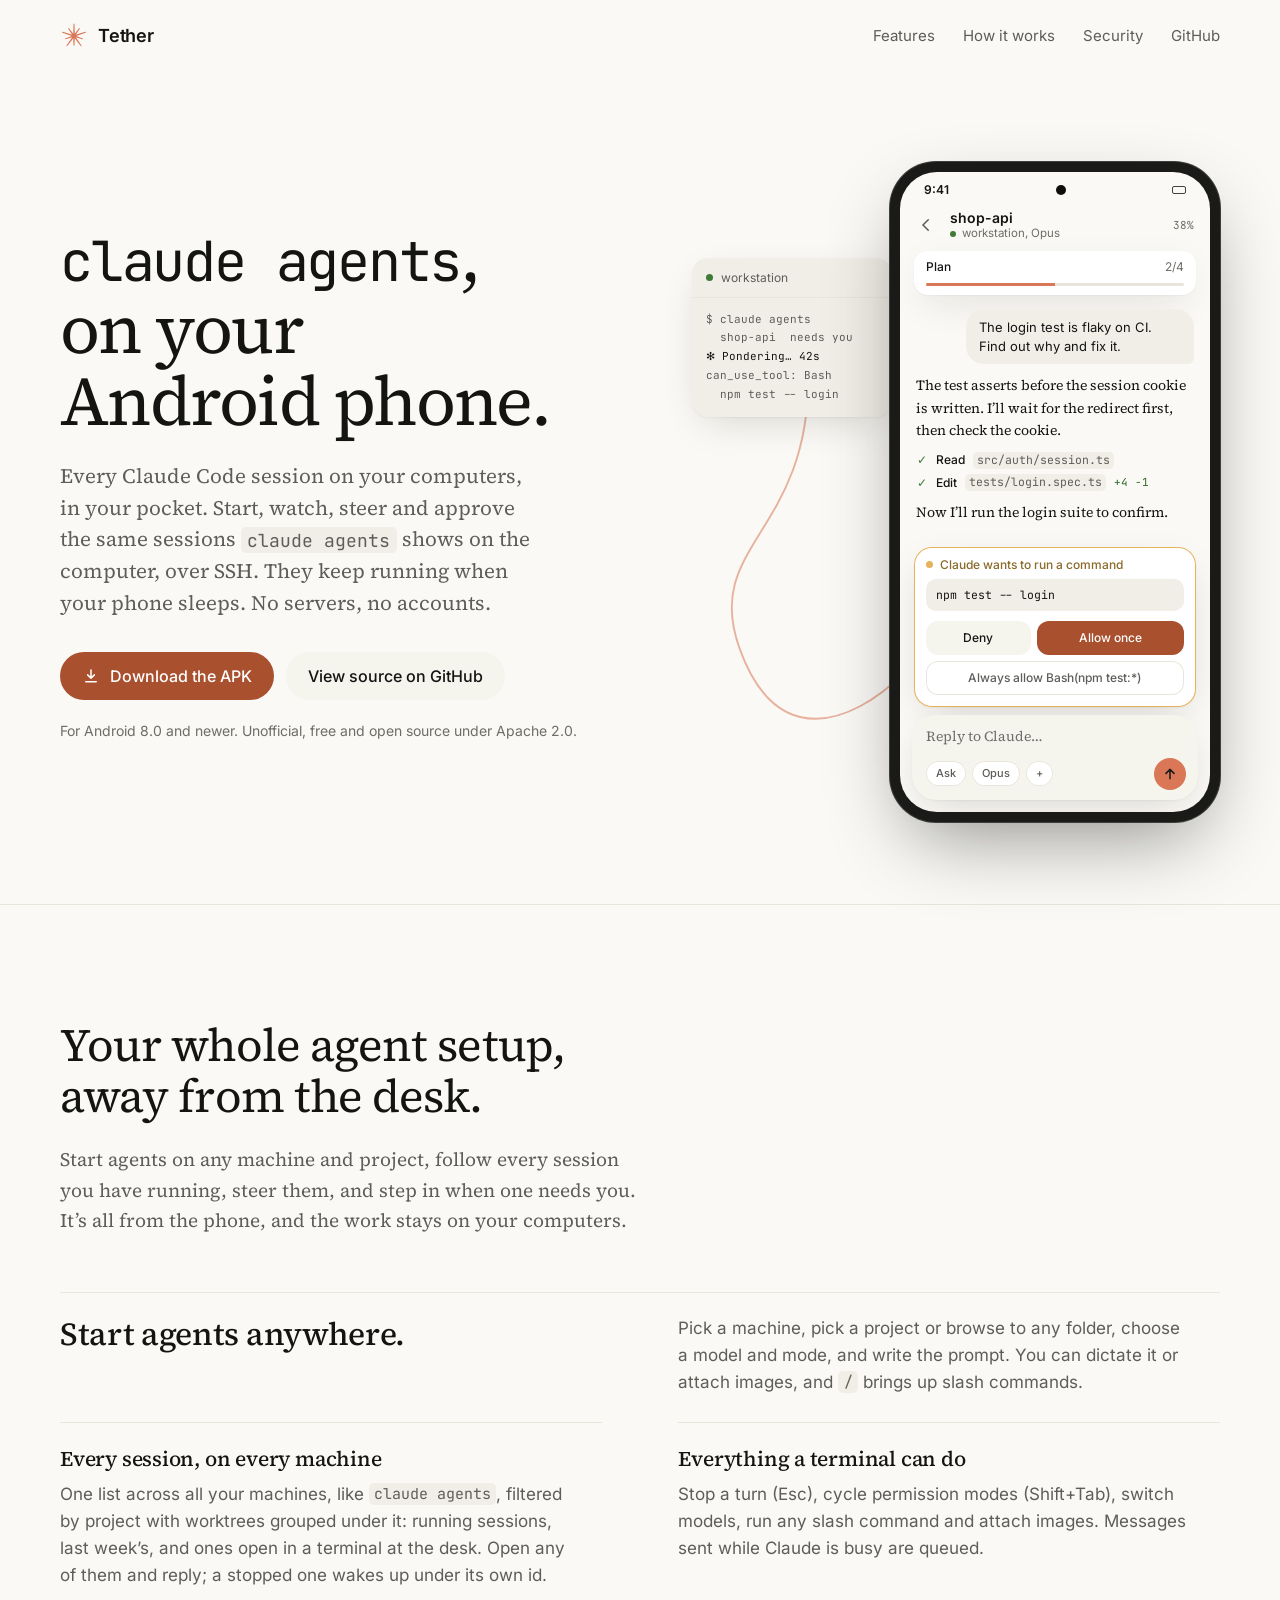
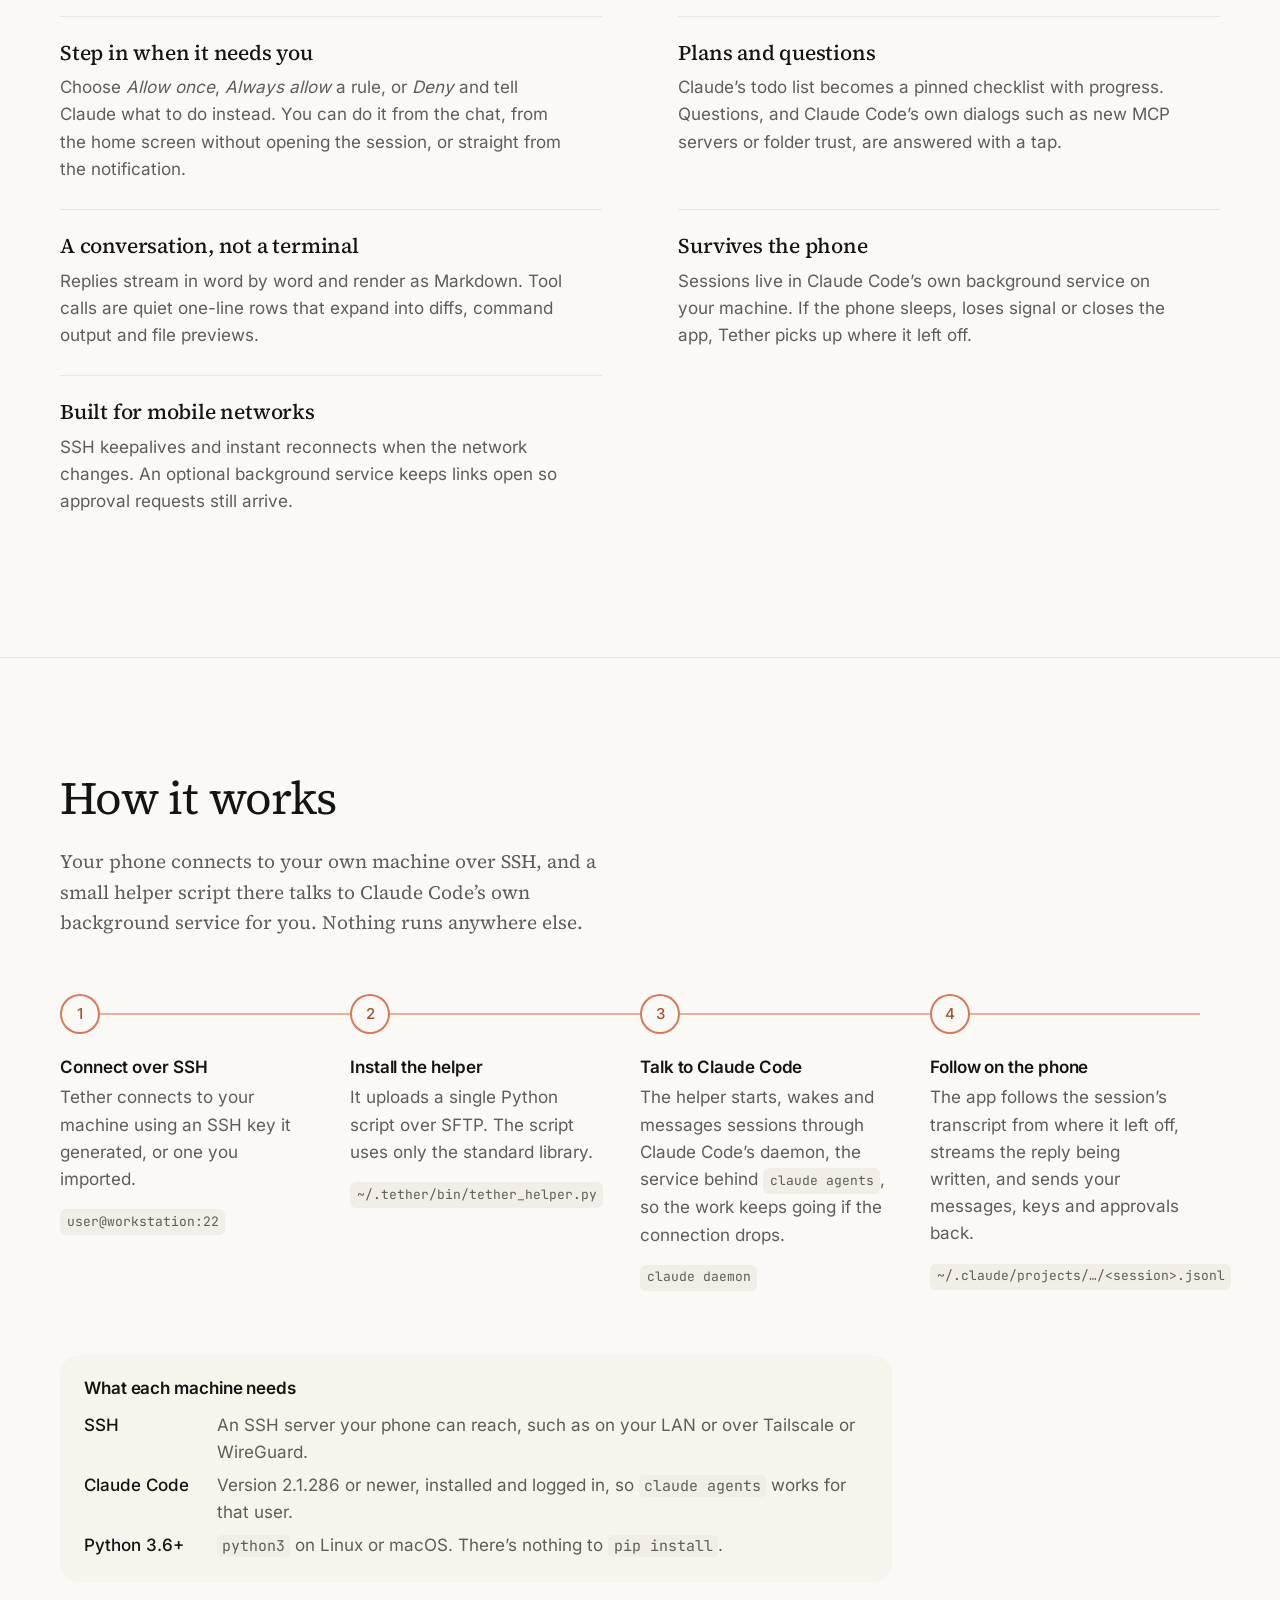
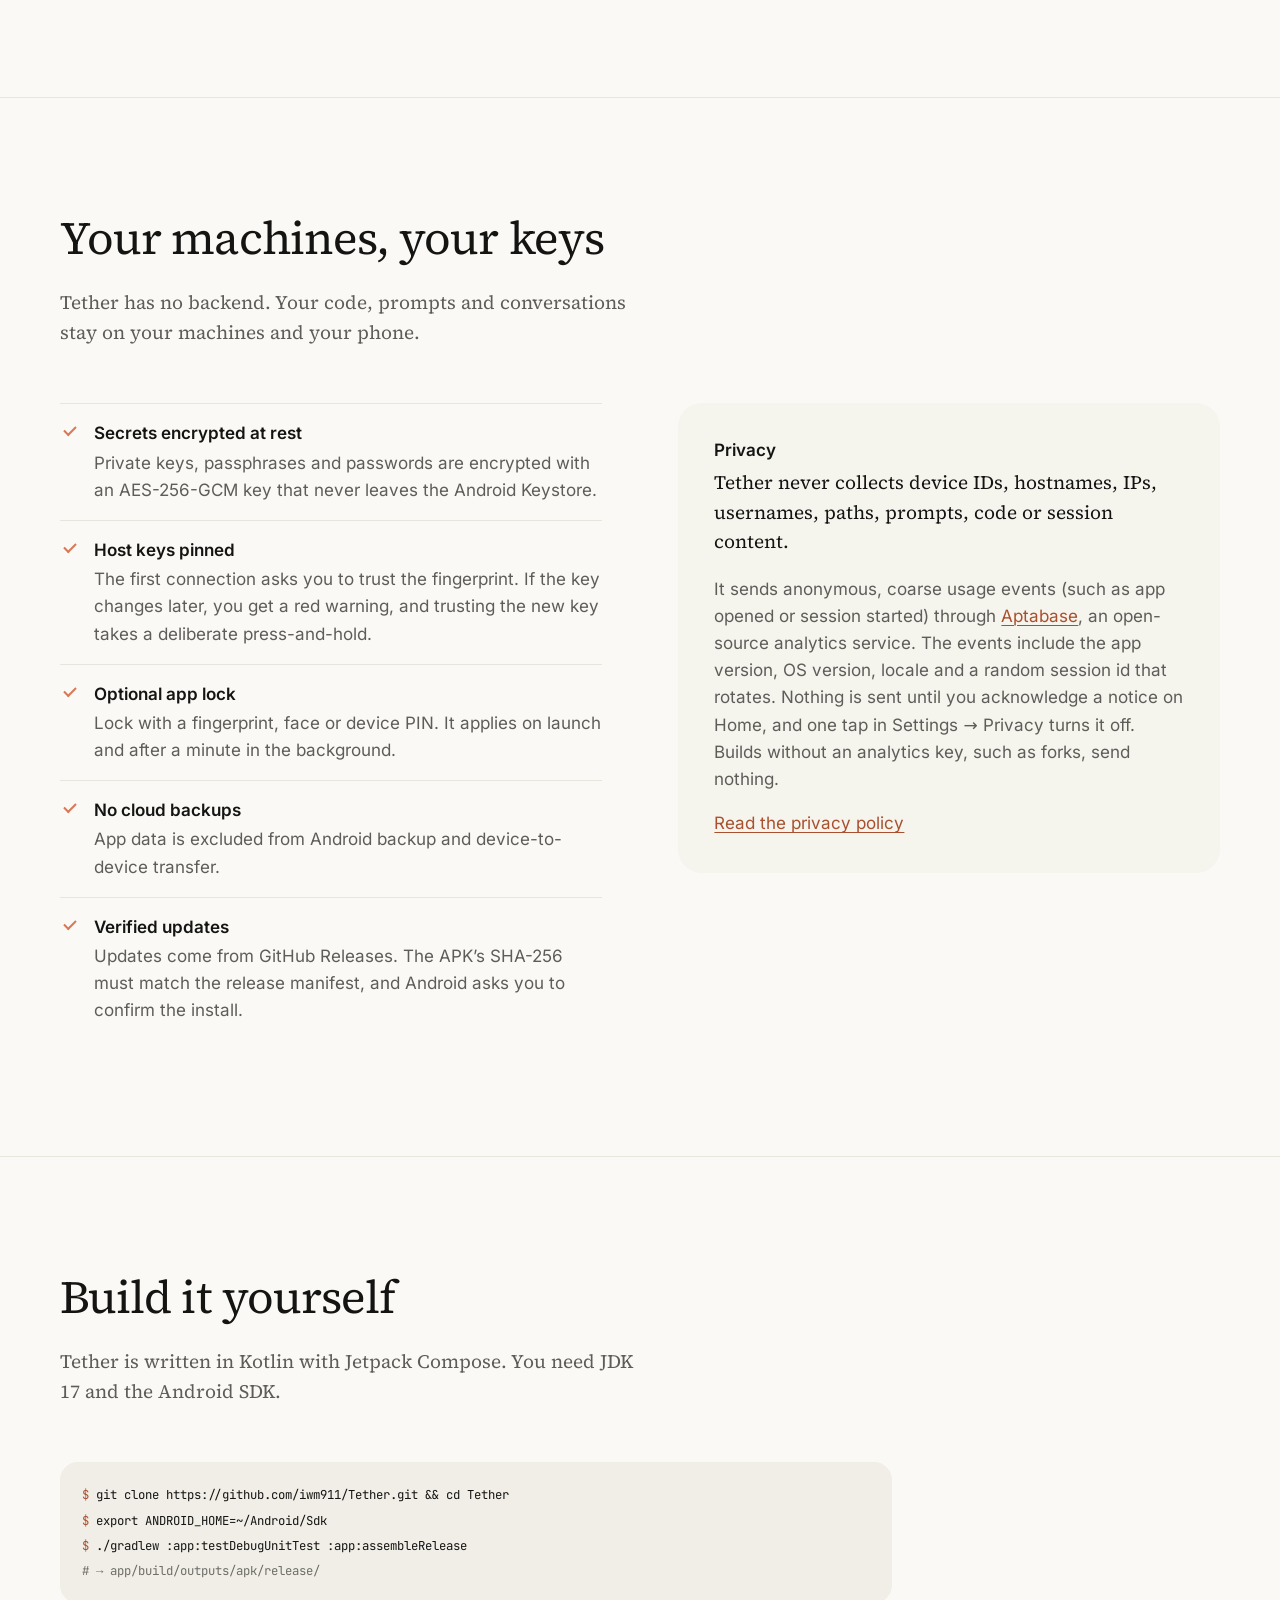
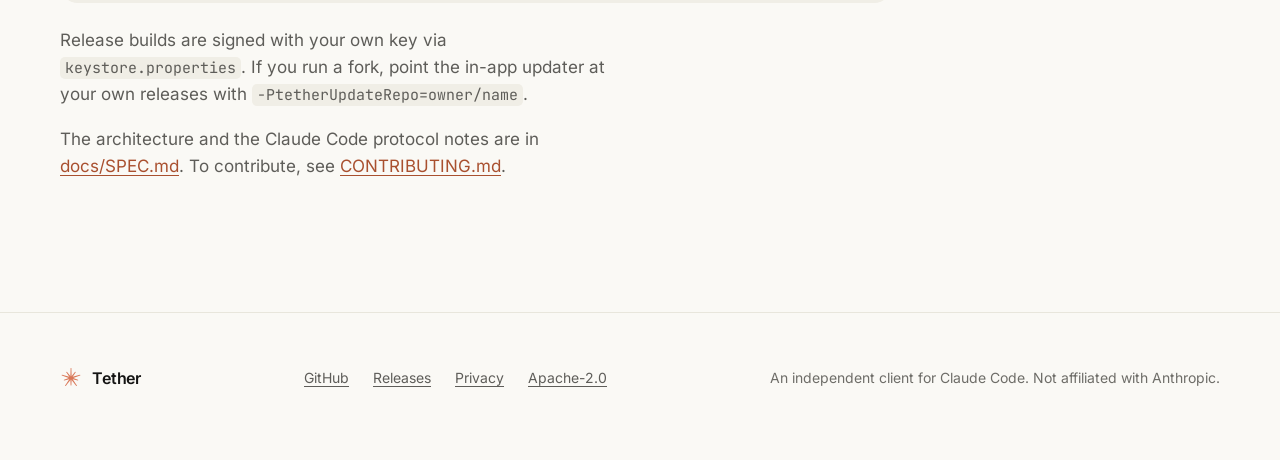
<file: site/index.html>
<!doctype html>
<html lang="en">
<head>
  <meta charset="utf-8">
  <meta name="viewport" content="width=device-width, initial-scale=1">
  <title>Tether: claude agents for Android</title>
  <meta name="description" content="Unofficial claude agents for Android. An open-source app that connects to your own machines over SSH, so you can start, watch, steer and approve Claude Code sessions from your phone.">
  <meta name="color-scheme" content="light dark">
  <meta name="theme-color" content="#FAF9F5" media="(prefers-color-scheme: light)">
  <meta name="theme-color" content="#262624" media="(prefers-color-scheme: dark)">
  <meta property="og:title" content="Tether: claude agents for Android">
  <meta property="og:description" content="Unofficial claude agents for Android: start, watch, steer and approve Claude Code sessions on your own machines, over SSH.">
  <meta property="og:type" content="website">
  <meta property="og:url" content="https://iwm911.github.io/Tether/">
  <meta property="og:image" content="https://iwm911.github.io/Tether/social.png">
  <meta property="og:image:width" content="1280">
  <meta property="og:image:height" content="640">
  <meta property="og:image:alt" content="Tether: claude agents, on your Android phone">
  <meta name="twitter:card" content="summary_large_image">
  <link rel="icon" href="favicon.svg" type="image/svg+xml">
  <link rel="preload" href="fonts/source_serif_regular.ttf" as="font" type="font/ttf" crossorigin>
  <link rel="preload" href="fonts/inter_regular.ttf" as="font" type="font/ttf" crossorigin>
  <link rel="stylesheet" href="style.css">
</head>
<body>
  <a class="skip" href="#main">Skip to content</a>

  <!-- The Tether spark, the app's launcher mark (ic_launcher_foreground.xml). -->
  <svg width="0" height="0" style="position:absolute" aria-hidden="true" focusable="false">
    <symbol id="spark" viewBox="25 25 58 58">
      <g fill="#D97757">
        <path d="M52.2,54 L53,29 Q54,26.8 55,29 L55.8,54 Z"/>
        <path d="M52.2,54 L53,35 Q54,32.8 55,35 L55.8,54 Z" transform="rotate(36 54 54)"/>
        <path d="M52.2,54 L53,29 Q54,26.8 55,29 L55.8,54 Z" transform="rotate(72 54 54)"/>
        <path d="M52.2,54 L53,35 Q54,32.8 55,35 L55.8,54 Z" transform="rotate(108 54 54)"/>
        <path d="M52.2,54 L53,29 Q54,26.8 55,29 L55.8,54 Z" transform="rotate(144 54 54)"/>
        <path d="M52.2,54 L53,35 Q54,32.8 55,35 L55.8,54 Z" transform="rotate(180 54 54)"/>
        <path d="M52.2,54 L53,29 Q54,26.8 55,29 L55.8,54 Z" transform="rotate(216 54 54)"/>
        <path d="M52.2,54 L53,35 Q54,32.8 55,35 L55.8,54 Z" transform="rotate(252 54 54)"/>
        <path d="M52.2,54 L53,29 Q54,26.8 55,29 L55.8,54 Z" transform="rotate(288 54 54)"/>
        <path d="M52.2,54 L53,35 Q54,32.8 55,35 L55.8,54 Z" transform="rotate(324 54 54)"/>
        <circle cx="54" cy="54" r="4.2"/>
      </g>
    </symbol>
  </svg>

  <header class="wrap bar">
    <a class="brand" href="#top" aria-label="Tether home">
      <svg aria-hidden="true"><use href="#spark"/></svg>
      Tether
    </a>
    <nav aria-label="Primary">
      <ul>
        <li class="opt"><a href="#features">Features</a></li>
        <li class="opt"><a href="#how">How it works</a></li>
        <li><a href="#security">Security</a></li>
        <li><a href="https://github.com/iwm911/Tether">GitHub</a></li>
      </ul>
    </nav>
  </header>

  <main id="main">
    <div class="wrap hero" id="top">
      <div>
        <h1><code>claude agents</code>, on your Android phone.</h1>
        <p class="lede">Every Claude Code session on your computers, in your pocket. Start, watch, steer and approve the same sessions <code>claude agents</code> shows on the computer, over SSH. They keep running when your phone sleeps. No servers, no accounts.</p>
        <div class="actions">
          <a class="btn btn-primary" href="https://github.com/iwm911/Tether/releases/latest">
            <svg viewBox="0 0 24 24" aria-hidden="true" fill="none" stroke="currentColor" stroke-width="2" stroke-linecap="round" stroke-linejoin="round"><path d="M12 4v11m0 0-4.5-4.5M12 15l4.5-4.5M5 19.5h14"/></svg>
            Download the APK
          </a>
          <a class="btn btn-quiet" href="https://github.com/iwm911/Tether">View source on GitHub</a>
        </div>
        <p class="fine">For Android 8.0 and newer. Unofficial, free and open source under Apache 2.0.</p>
      </div>

      <div class="stage" role="img" aria-label="Tether on a phone, tethered to a workstation. The workstation runs Claude Code. On the phone, Claude has explained a fix, edited two files, and is asking permission to run npm test, with Deny, Allow once and Always allow buttons.">
        <svg class="tether" viewBox="0 0 560 660" preserveAspectRatio="none" aria-hidden="true">
          <path class="rope" d="M123.2,224.4 C123.2,382.8 11.2,396 50.4,501.6 S 168,580.8 224,528"/>
          <path class="pulse" pathLength="100" d="M123.2,224.4 C123.2,382.8 11.2,396 50.4,501.6 S 168,580.8 224,528"/>
        </svg>

        <div class="machine" aria-hidden="true">
          <div class="mhead"><span class="dot"></span>workstation</div>
<pre>$ claude agents
  shop-api  needs you
<b>✻ Pondering… 42s</b>
can_use_tool: Bash
  npm test -- login</pre>
        </div>

        <div class="phone" aria-hidden="true">
          <div class="screen">
            <div class="status"><span>9:41</span><span class="cam"></span><span class="sig"><i></i></span></div>
            <div class="topbar">
              <span class="back"><svg width="18" height="18" viewBox="0 0 24 24" fill="none" stroke="currentColor" stroke-width="2" stroke-linecap="round"><path d="M15 5l-7 7 7 7"/></svg></span>
              <div>
                <div class="t1">shop-api</div>
                <div class="t2"><span class="dot"></span>workstation, Opus</div>
              </div>
              <span class="ctx">38%</span>
            </div>
            <div class="todo">
              <div class="row"><span>Plan</span><span>2/4</span></div>
              <div class="bar2"><i></i></div>
            </div>
            <div class="chat">
              <div class="u">The login test is flaky on CI. Find out why and fix it.</div>
              <p class="a">The test asserts before the session cookie is written. I’ll wait for the redirect first, then check the cookie.</p>
              <ul class="tools">
                <li><span class="ok">✓</span><b>Read</b><code>src/auth/session.ts</code></li>
                <li><span class="ok">✓</span><b>Edit</b><code>tests/login.spec.ts</code><span class="plus">+4 −1</span></li>
              </ul>
              <p class="a">Now I’ll run the login suite to confirm.</p>
            </div>
            <div class="ask">
              <div class="who"><i></i>Claude wants to run a command</div>
              <pre>npm test -- login</pre>
              <div class="choices">
                <span>Deny</span>
                <span class="yes">Allow once</span>
                <span class="always">Always allow Bash(npm test:*)</span>
              </div>
            </div>
            <div class="composer">
              <div class="ph">Reply to Claude…</div>
              <div class="row">
                <span class="chip">Ask</span>
                <span class="chip">Opus</span>
                <span class="chip">+</span>
                <span class="send"><svg width="16" height="16" viewBox="0 0 24 24" fill="none" stroke="currentColor" stroke-width="2.4" stroke-linecap="round" stroke-linejoin="round"><path d="M12 19V5m0 0-6 6m6-6 6 6"/></svg></span>
              </div>
            </div>
          </div>
        </div>
      </div>
    </div>

    <section id="features" aria-labelledby="features-h">
      <div class="wrap">
        <div class="sec-head">
          <h2 id="features-h">Your whole agent setup, away from the desk.</h2>
          <p>Start agents on any machine and project, follow every session you have running, steer them, and step in when one needs you. It’s all from the phone, and the work stays on your computers.</p>
        </div>

        <dl class="features">
          <div class="lead">
            <dt>Start agents anywhere.</dt>
            <dd>Pick a machine, pick a project or browse to any folder, choose a model and mode, and write the prompt. You can dictate it or attach images, and <code>/</code> brings up slash commands.</dd>
          </div>
          <div>
            <dt>Every session, on every machine</dt>
            <dd>One list across all your machines, like <code>claude agents</code>, filtered by project with worktrees grouped under it: running sessions, last week’s, and ones open in a terminal at the desk. Open any of them and reply; a stopped one wakes up under its own id.</dd>
          </div>
          <div>
            <dt>Everything a terminal can do</dt>
            <dd>Stop a turn (Esc), cycle permission modes (Shift+Tab), switch models, run any slash command and attach images. Messages sent while Claude is busy are queued.</dd>
          </div>
          <div>
            <dt>Step in when it needs you</dt>
            <dd>Choose <em>Allow once</em>, <em>Always allow</em> a rule, or <em>Deny</em> and tell Claude what to do instead. You can do it from the chat, from the home screen without opening the session, or straight from the notification.</dd>
          </div>
          <div>
            <dt>Plans and questions</dt>
            <dd>Claude’s todo list becomes a pinned checklist with progress. Questions, and Claude Code’s own dialogs such as new MCP servers or folder trust, are answered with a tap.</dd>
          </div>
          <div>
            <dt>A conversation, not a terminal</dt>
            <dd>Replies stream in word by word and render as Markdown. Tool calls are quiet one-line rows that expand into diffs, command output and file previews.</dd>
          </div>
          <div>
            <dt>Survives the phone</dt>
            <dd>Sessions live in Claude Code’s own background service on your machine. If the phone sleeps, loses signal or closes the app, Tether picks up where it left off.</dd>
          </div>
          <div>
            <dt>Built for mobile networks</dt>
            <dd>SSH keepalives and instant reconnects when the network changes. An optional background service keeps links open so approval requests still arrive.</dd>
          </div>
        </dl>
      </div>
    </section>

    <section id="how" aria-labelledby="how-h">
      <div class="wrap">
        <div class="sec-head">
          <h2 id="how-h">How it works</h2>
          <p>Your phone connects to your own machine over SSH, and a small helper script there talks to Claude Code’s own background service for you. Nothing runs anywhere else.</p>
        </div>

        <ol class="chain">
          <li>
            <h3>Connect over SSH</h3>
            <p>Tether connects to your machine using an SSH key it generated, or one you imported.</p>
            <code>user@workstation:22</code>
          </li>
          <li>
            <h3>Install the helper</h3>
            <p>It uploads a single Python script over SFTP. The script uses only the standard library.</p>
            <code>~/.tether/bin/tether_helper.py</code>
          </li>
          <li>
            <h3>Talk to Claude Code</h3>
            <p>The helper starts, wakes and messages sessions through Claude Code’s daemon, the service behind <code>claude agents</code>, so the work keeps going if the connection drops.</p>
            <code>claude daemon</code>
          </li>
          <li>
            <h3>Follow on the phone</h3>
            <p>The app follows the session’s transcript from where it left off, streams the reply being written, and sends your messages, keys and approvals back.</p>
            <code>~/.claude/projects/…/&lt;session&gt;.jsonl</code>
          </li>
        </ol>

        <div class="reqs">
          <h3>What each machine needs</h3>
          <dl>
          <dt>SSH</dt><dd>An SSH server your phone can reach, such as on your LAN or over Tailscale or WireGuard.</dd>
          <dt>Claude Code</dt><dd>Version 2.1.286 or newer, installed and logged in, so <code>claude agents</code> works for that user.</dd>
          <dt>Python 3.6+</dt><dd><code>python3</code> on Linux or macOS. There’s nothing to <code>pip install</code>.</dd>
          </dl>
        </div>
      </div>
    </section>

    <section id="security" aria-labelledby="security-h">
      <div class="wrap">
        <div class="sec-head">
          <h2 id="security-h">Your machines, your keys</h2>
          <p>Tether has no backend. Your code, prompts and conversations stay on your machines and your phone.</p>
        </div>

        <div class="split">
          <ul class="checks">
            <li><strong>Secrets encrypted at rest</strong>Private keys, passphrases and passwords are encrypted with an AES-256-GCM key that never leaves the Android Keystore.</li>
            <li><strong>Host keys pinned</strong>The first connection asks you to trust the fingerprint. If the key changes later, you get a red warning, and trusting the new key takes a deliberate press-and-hold.</li>
            <li><strong>Optional app lock</strong>Lock with a fingerprint, face or device PIN. It applies on launch and after a minute in the background.</li>
            <li><strong>No cloud backups</strong>App data is excluded from Android backup and device-to-device transfer.</li>
            <li><strong>Verified updates</strong>Updates come from GitHub Releases. The APK’s SHA-256 must match the release manifest, and Android asks you to confirm the install.</li>
          </ul>

          <div class="privacy">
            <h3>Privacy</h3>
            <p class="never">Tether never collects device IDs, hostnames, IPs, usernames, paths, prompts, code or session content.</p>
            <p>It sends anonymous, coarse usage events (such as app opened or session started) through <a href="https://aptabase.com">Aptabase</a>, an open-source analytics service. The events include the app version, OS version, locale and a random session id that rotates. Nothing is sent until you acknowledge a notice on Home, and one tap in Settings → Privacy turns it off. Builds without an analytics key, such as forks, send nothing.</p>
            <p><a href="https://github.com/iwm911/Tether/blob/main/PRIVACY.md">Read the privacy policy</a></p>
          </div>
        </div>
      </div>
    </section>

    <section id="build" aria-labelledby="build-h">
      <div class="wrap">
        <div class="sec-head">
          <h2 id="build-h">Build it yourself</h2>
          <p>Tether is written in Kotlin with Jetpack Compose. You need JDK 17 and the Android SDK.</p>
        </div>
<pre class="term"><code><span class="p">$ </span>git clone https://github.com/iwm911/Tether.git &amp;&amp; cd Tether
<span class="p">$ </span>export ANDROID_HOME=~/Android/Sdk
<span class="p">$ </span>./gradlew :app:testDebugUnitTest :app:assembleRelease
<span class="c"># → app/build/outputs/apk/release/</span></code></pre>
        <div class="prose">
          <p>Release builds are signed with your own key via <code>keystore.properties</code>. If you run a fork, point the in-app updater at your own releases with <code>-PtetherUpdateRepo=owner/name</code>.</p>
          <p>The architecture and the Claude Code protocol notes are in <a href="https://github.com/iwm911/Tether/blob/main/docs/SPEC.md">docs/SPEC.md</a>. To contribute, see <a href="https://github.com/iwm911/Tether/blob/main/CONTRIBUTING.md">CONTRIBUTING.md</a>.</p>
        </div>
      </div>
    </section>
  </main>

  <footer>
    <div class="wrap">
      <a class="brand" href="#top" aria-label="Back to top">
        <svg aria-hidden="true"><use href="#spark"/></svg>
        Tether
      </a>
      <ul>
        <li><a href="https://github.com/iwm911/Tether">GitHub</a></li>
        <li><a href="https://github.com/iwm911/Tether/releases">Releases</a></li>
        <li><a href="https://github.com/iwm911/Tether/blob/main/PRIVACY.md">Privacy</a></li>
        <li><a href="https://github.com/iwm911/Tether/blob/main/LICENSE">Apache-2.0</a></li>
      </ul>
      <p>An independent client for Claude Code. Not affiliated with Anthropic.</p>
    </div>
  </footer>
</body>
</html>
</file>
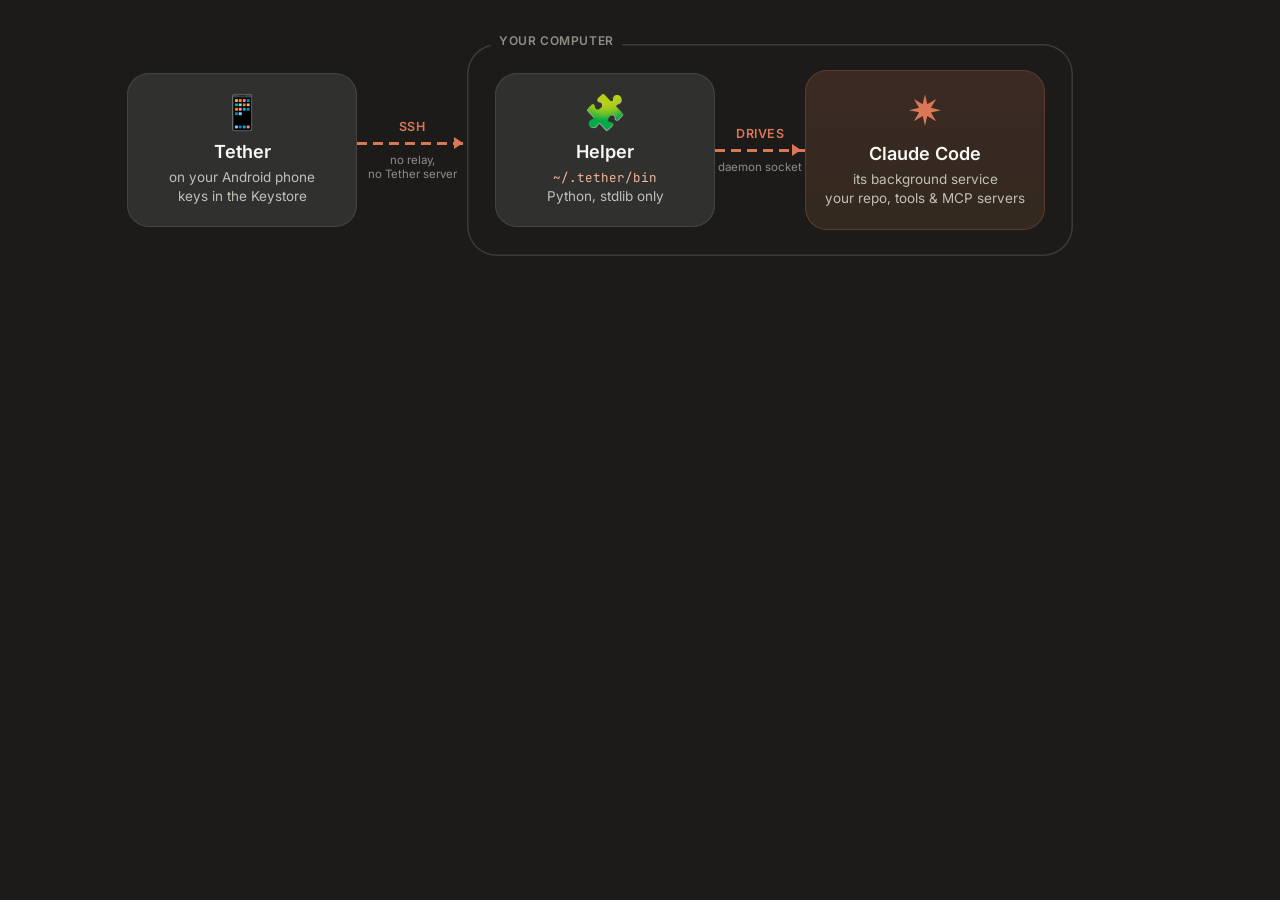
<file: docs/assets/how-it-works.html>
<!doctype html>
<!-- Source for docs/assets/how-it-works.png. Re-render with tools/render_mockups.sh -->
<html><head><meta charset="utf-8">
<style>
@font-face{font-family:Inter;src:url(../../site/fonts/inter_regular.ttf);font-weight:400}
@font-face{font-family:Inter;src:url(../../site/fonts/inter_semibold.ttf);font-weight:600}
@font-face{font-family:Mono;src:url(../../site/fonts/jetbrains_mono_regular.ttf);font-weight:400}
*{box-sizing:border-box;margin:0;padding:0}
body{width:1200px;height:300px;font-family:Inter,sans-serif;color:#FAF9F5;background:#1c1b1a;display:flex;align-items:center;justify-content:center;gap:0;overflow:hidden}
.node{width:230px;background:#30302E;border-radius:22px;padding:22px 20px;text-align:center;box-shadow:0 0 0 1px #44443f inset}
.node.hi{background:linear-gradient(180deg,#3b2a23,#33291f);box-shadow:0 0 0 1px #5a3a2c inset}
.ico{font-size:34px;line-height:1;margin-bottom:12px}
.t{font-size:18px;font-weight:600}
.s{font-size:13.5px;color:#C2C0B6;margin-top:6px;line-height:1.4}
code{font-family:Mono;font-size:12.5px;color:#F2B89F}
.link{width:110px;display:flex;flex-direction:column;align-items:center;gap:8px}
.lbl{font-size:12.5px;font-weight:600;color:#D97757;letter-spacing:.5px;text-transform:uppercase}
.line{width:100%;height:3px;background:repeating-linear-gradient(90deg,#D97757 0 10px,transparent 10px 16px);position:relative}
.line:after{content:"";position:absolute;right:-2px;top:-5px;border:6.5px solid transparent;border-left:9px solid #D97757}
.sub{font-size:11.5px;color:#8E8C84;text-align:center}
.box{display:flex;align-items:center;padding:26px 28px;border-radius:30px;box-shadow:0 0 0 1.5px #3a3a36 inset;position:relative}
.box .tag{position:absolute;top:-11px;left:24px;background:#1c1b1a;padding:0 8px;font-size:12px;font-weight:600;letter-spacing:.6px;text-transform:uppercase;color:#8E8C84}
</style></head><body>
<div class="node">
 <div class="ico">📱</div><div class="t">Tether</div>
 <div class="s">on your Android phone<br>keys in the Keystore</div>
</div>
<div class="link"><div class="lbl">SSH</div><div class="line"></div><div class="sub">no relay,<br>no Tether server</div></div>
<div class="box"><span class="tag">Your computer</span>
 <div class="node" style="width:220px">
  <div class="ico">🧩</div><div class="t">Helper</div>
  <div class="s"><code>~/.tether/bin</code><br>Python, stdlib only</div>
 </div>
 <div class="link" style="width:90px"><div class="lbl">drives</div><div class="line"></div><div class="sub">daemon socket</div></div>
 <div class="node hi" style="width:240px">
  <div class="ico"><svg width="34" height="34" viewBox="0 0 24 24"><path fill="#D97757" d="M12 1.5l1.6 7.1 6.3-3.7-3.7 6.3 7.1 1.6-7.1 1.6 3.7 6.3-6.3-3.7L12 24l-1.6-7.1-6.3 3.7 3.7-6.3L.7 12.8l7.1-1.6L4.1 4.9l6.3 3.7z"/></svg></div><div class="t">Claude Code</div>
  <div class="s">its background service<br>your repo, tools &amp; MCP servers</div>
 </div>
</div>
</body></html>
</file>
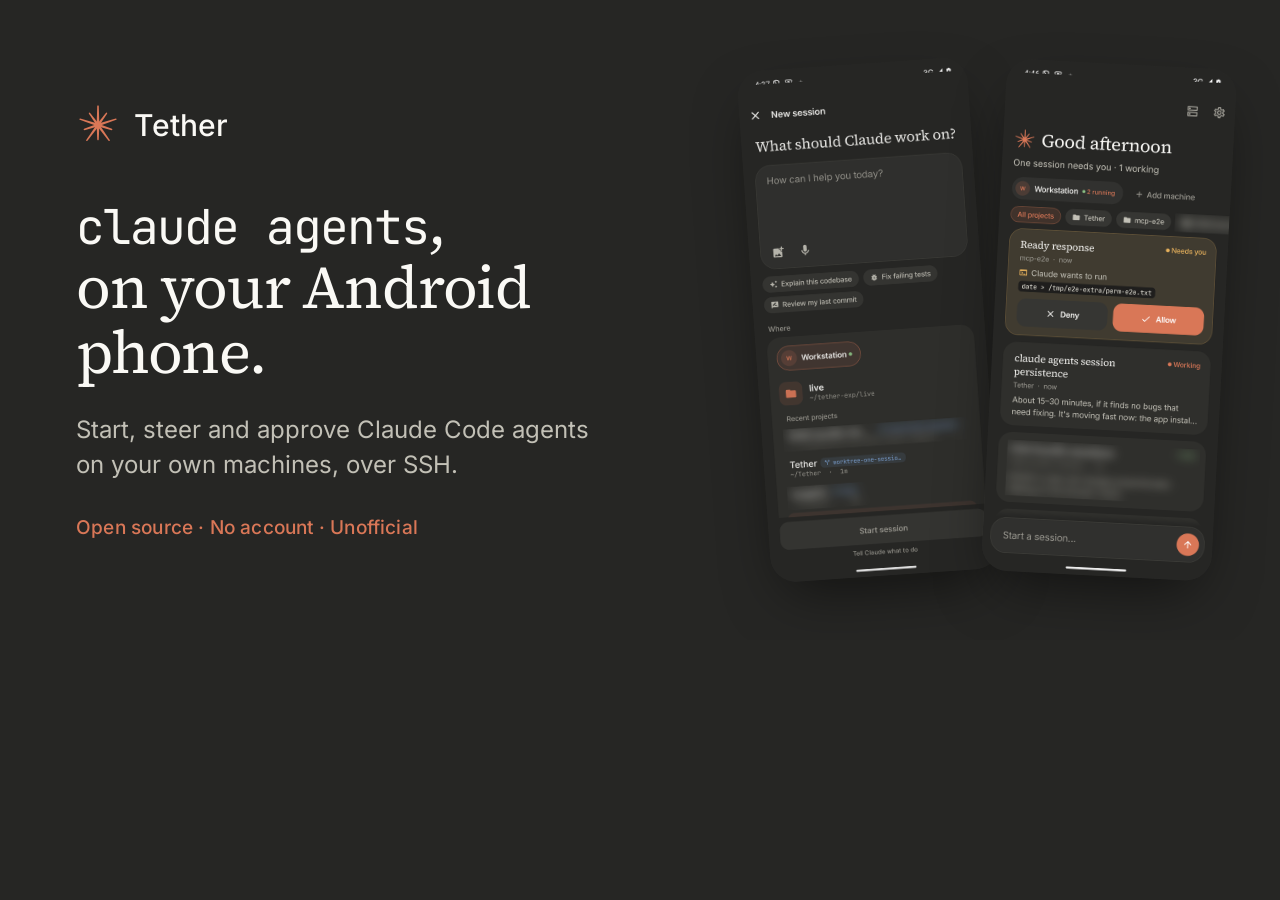
<file: docs/assets/social.html>
<!doctype html>
<!-- Link-preview card (Open Graph / GitHub social preview). Rendered by tools/render_mockups.sh → social.png -->
<html>
<head>
<meta charset="utf-8">
<style>
  @font-face { font-family: "Inter"; src: url("../../site/fonts/inter_regular.ttf"); font-weight: 400; }
  @font-face { font-family: "Inter"; src: url("../../site/fonts/inter_medium.ttf"); font-weight: 500; }
  @font-face { font-family: "Source Serif"; src: url("../../site/fonts/source_serif_regular.ttf"); font-weight: 400; }
  @font-face { font-family: "Source Serif"; src: url("../../site/fonts/source_serif_semibold.ttf"); font-weight: 600; }
  @font-face { font-family: "JetBrains Mono"; src: url("../../site/fonts/jetbrains_mono_regular.ttf"); font-weight: 400; }
  html, body { margin: 0; width: 1280px; height: 640px; overflow: hidden; background: #262624; }
  .card { position: relative; width: 1280px; height: 640px; display: flex; align-items: center; }
  .text { padding: 0 0 0 76px; width: 600px; color: #FAF9F5; }
  .brand { display: flex; align-items: center; gap: 14px; font: 500 30px/1 "Inter", sans-serif; margin-bottom: 44px; }
  .brand img { width: 44px; height: 44px; }
  h1 { font: 400 60px/1.08 "Source Serif", serif; letter-spacing: -.02em; margin: 0 0 28px; }
  h1 code { font: 400 .8em/1 "JetBrains Mono", monospace; letter-spacing: -.04em; }
  p { font: 400 24px/1.45 "Inter", sans-serif; color: #C2C0B6; margin: 0 0 36px; }
  .fine { font: 500 19px/1 "Inter", sans-serif; color: #D97757; letter-spacing: .01em; }
  .phones { position: absolute; right: 56px; top: 64px; height: 512px; width: 470px; }
  .phones img { position: absolute; height: 512px; border-radius: 26px; box-shadow: 0 24px 60px -18px rgba(0,0,0,.6); }
  .phones .back { left: 0; top: 0; transform: rotate(-4deg); opacity: .92; }
  .phones .front { right: 0; top: 0; transform: rotate(3deg); }
</style>
</head>
<body>
<div class="card">
  <div class="text">
    <div class="brand"><img src="../../site/mark.svg" alt="">Tether</div>
    <h1><code>claude agents</code>,<br>on your Android phone.</h1>
    <p>Start, steer and approve Claude Code agents<br>on your own machines, over SSH.</p>
    <div class="fine">Open source · No account · Unofficial</div>
  </div>
  <div class="phones">
    <img class="back" src="screens/1-start.png" alt="">
    <img class="front" src="screens/4-home.png" alt="">
  </div>
</div>
</body>
</html>
</file>
<file: site/style.css>
/* Tether site: same materials as the app. Warm greys, cream paper, one clay accent.
   Source Serif for what Claude says, Inter for chrome, JetBrains Mono only for what a machine produced. */

@font-face { font-family: "Inter"; src: url("fonts/inter_regular.ttf") format("truetype"); font-weight: 400; font-display: swap; }
@font-face { font-family: "Inter"; src: url("fonts/inter_medium.ttf") format("truetype"); font-weight: 500; font-display: swap; }
@font-face { font-family: "Inter"; src: url("fonts/inter_semibold.ttf") format("truetype"); font-weight: 600; font-display: swap; }
@font-face { font-family: "Source Serif"; src: url("fonts/source_serif_regular.ttf") format("truetype"); font-weight: 400; font-display: swap; }
@font-face { font-family: "Source Serif"; src: url("fonts/source_serif_italic.ttf") format("truetype"); font-weight: 400; font-style: italic; font-display: swap; }
@font-face { font-family: "Source Serif"; src: url("fonts/source_serif_medium.ttf") format("truetype"); font-weight: 500; font-display: swap; }
@font-face { font-family: "Source Serif"; src: url("fonts/source_serif_semibold.ttf") format("truetype"); font-weight: 600; font-display: swap; }
@font-face { font-family: "JetBrains Mono"; src: url("fonts/jetbrains_mono_regular.ttf") format("truetype"); font-weight: 400; font-display: swap; }

:root {
  color-scheme: light dark;
  /* light: cream paper */
  --bg: #FAF9F5;
  --surface: #F5F4ED;
  --card: #FFFFFF;
  --code: #F0EEE6;
  --ink: #141413;
  --muted: #5E5D59;
  --faint: #6E6D68;
  --hairline: #E8E6DC;
  --edge: #D1CFC5;
  --clay: #D97757;          /* decorative: the tether line, the spark */
  --clay-text: #A9502F;     /* clay that has to be read */
  --on-clay: #FFFFFF;
  --btn: #A9502F;
  --bubble: #F0EEE6;
  --amber: #8A6A2A;
  --amber-edge: #E8B25C;
  --ok: #3E7B37;
  --add: #2F6B2A;
  --add-bg: #E4F1E0;
  --shadow: 0 1px 2px rgba(20, 20, 19, .04), 0 12px 40px -12px rgba(20, 20, 19, .18);

  --serif: "Source Serif", "Source Serif Pro", Georgia, "Times New Roman", serif;
  --sans: "Inter", system-ui, -apple-system, "Segoe UI", Roboto, sans-serif;
  --mono: "JetBrains Mono", ui-monospace, "SFMono-Regular", Menlo, Consolas, monospace;

  --gutter: clamp(20px, 5vw, 56px);
  --measure: 36rem;
}

@media (prefers-color-scheme: dark) {
  :root {
    --bg: #262624;
    --surface: #30302E;
    --card: #2F2F2C;
    --code: #1F1E1D;
    --ink: #FAF9F5;
    --muted: #C2C0B6;
    --faint: #9C9A92;
    --hairline: #3A3A36;
    --edge: #55544E;
    --clay-text: #E39A7B;
    --on-clay: #1F1E1D;
    --btn: #D97757;
    --bubble: #1D1D1B;
    --amber: #E8B25C;
    --amber-edge: #E8B25C;
    --ok: #8CC084;
    --add: #A6DB9E;
    --add-bg: #1B2E1D;
    --shadow: 0 0 0 1px #3D3D39;
  }
}

*, *::before, *::after { box-sizing: border-box; }
html { -webkit-text-size-adjust: 100%; scroll-behavior: smooth; }
body {
  margin: 0;
  background: var(--bg);
  color: var(--ink);
  font: 400 1.0625rem/1.6 var(--sans);
  -webkit-font-smoothing: antialiased;
  text-rendering: optimizeLegibility;
}
img, svg { display: block; max-width: 100%; }
a { color: var(--clay-text); text-underline-offset: .18em; text-decoration-thickness: 1px; }
a:hover { text-decoration-thickness: 2px; }
:focus-visible { outline: 2px solid var(--clay); outline-offset: 3px; border-radius: 6px; }
code, pre, kbd { font-family: var(--mono); font-size: .88em; }
p code, li code, dd code { background: var(--code); padding: .1em .35em; border-radius: 5px; }

.skip { position: absolute; left: -999px; top: 8px; background: var(--card); color: var(--ink); padding: 8px 14px; border-radius: 10px; z-index: 10; }
.skip:focus { left: 8px; }
.sr { position: absolute; width: 1px; height: 1px; overflow: hidden; clip: rect(0 0 0 0); white-space: nowrap; }

.wrap { width: min(1160px, 100% - 2 * var(--gutter)); margin-inline: auto; }

/* ─── top bar: flat, like the app's ─── */
.bar { display: flex; align-items: center; justify-content: space-between; padding-block: 22px; }
.brand { display: inline-flex; align-items: center; gap: 10px; color: var(--ink); text-decoration: none; font: 600 1.125rem/1 var(--sans); letter-spacing: -.01em; }
.brand svg { width: 28px; height: 28px; }
.bar nav ul { display: flex; gap: clamp(14px, 3vw, 28px); list-style: none; margin: 0; padding: 0; }
.bar nav a { color: var(--muted); text-decoration: none; font-size: .9375rem; }
.bar nav a:hover { color: var(--ink); }
@media (max-width: 640px) { .bar nav .opt { display: none; } }

/* ─── buttons ─── */
.btn {
  display: inline-flex; align-items: center; gap: 10px; min-height: 48px; padding: 0 22px;
  border-radius: 999px; font: 500 1rem/1 var(--sans); text-decoration: none; white-space: nowrap;
}
.btn-primary { background: var(--btn); color: var(--on-clay); }
.btn-primary:hover { filter: brightness(1.06); }
.btn-quiet { color: var(--ink); background: var(--surface); }
.btn-quiet:hover { background: var(--hairline); }
.btn svg { width: 18px; height: 18px; }

/* ─── hero ─── */
.hero {
  display: grid; grid-template-columns: minmax(0, 1.1fr) minmax(0, 1fr); gap: clamp(32px, 4vw, 56px);
  align-items: center; padding-block: clamp(32px, 7vw, 96px) clamp(48px, 8vw, 112px);
}
.hero h1 {
  font: 400 clamp(2.75rem, 5.4vw, 4.5rem)/1.04 var(--serif); letter-spacing: -.025em; margin: 0 0 .35em;
  text-wrap: balance;
}
.hero h1 code { font: 400 .8em/1 var(--mono); letter-spacing: -.04em; }
.hero .lede { font: 400 clamp(1.125rem, 1.6vw, 1.3125rem)/1.55 var(--serif); color: var(--muted); max-width: 30rem; margin: 0 0 2rem; }
.hero .actions { display: flex; flex-wrap: wrap; gap: 12px; margin-bottom: 1.25rem; }
.hero .fine { color: var(--faint); font-size: .875rem; margin: 0; }

/* The stage: a machine on the left, the phone on the right, the tether between them. */
.stage { position: relative; min-height: 640px; }
.tether { position: absolute; inset: 0; width: 100%; height: 100%; overflow: visible; pointer-events: none; }
.tether path { fill: none; stroke: var(--clay); stroke-width: 2; }
.tether .rope { opacity: .55; }
.tether .pulse { stroke-width: 3.5; stroke-linecap: round; stroke-dasharray: 5 95; stroke-dashoffset: 100; animation: travel 2.8s cubic-bezier(.45, 0, .25, 1) .6s infinite; }
@keyframes travel { from { stroke-dashoffset: 100; } to { stroke-dashoffset: 0; } }

.machine {
  position: absolute; left: 0; top: 96px; width: 200px; z-index: 1;
  background: var(--code); color: var(--ink); border-radius: 16px; box-shadow: var(--shadow);
  font: 400 .75rem/1.6 var(--mono); overflow: hidden;
}
.machine .mhead { display: flex; align-items: center; gap: 8px; padding: 10px 14px; border-bottom: 1px solid var(--hairline); font-family: var(--sans); font-size: .75rem; color: var(--muted); }
.machine .mhead .dot { width: 7px; height: 7px; border-radius: 50%; background: var(--ok); }
.machine pre { margin: 0; padding: 12px 14px 14px; font-size: .6875rem; line-height: 1.7; white-space: pre-wrap; color: var(--muted); }
.machine pre b { font-weight: 400; color: var(--ink); }

/* ─── the phone ─── */
.phone {
  position: absolute; right: 0; top: 0; width: 330px; z-index: 2;
  border-radius: 46px; padding: 10px; background: #1A1A18;
  box-shadow: 0 0 0 1px #3E3E3A, 0 30px 80px -20px rgba(0, 0, 0, .45);
}
.screen {
  position: relative; border-radius: 37px; overflow: hidden; background: var(--bg);
  height: 640px; display: flex; flex-direction: column; font-size: 13px; line-height: 1.45;
}
.status { display: flex; justify-content: space-between; align-items: center; padding: 12px 24px 4px; font: 600 12px/1 var(--sans); }
.status .cam { width: 10px; height: 10px; border-radius: 50%; background: #0E0E0D; }
.status .sig { display: flex; gap: 4px; align-items: center; }
.status .sig i { display: block; width: 14px; height: 8px; border: 1.5px solid currentColor; border-radius: 2px; opacity: .8; }
.topbar { display: flex; align-items: center; gap: 10px; padding: 10px 16px 10px 12px; }
.topbar .back { width: 28px; height: 28px; display: grid; place-items: center; color: var(--muted); }
.topbar .t1 { font: 600 14px/1.2 var(--sans); }
.topbar .t2 { font: 400 11.5px/1.3 var(--sans); color: var(--faint); display: flex; align-items: center; gap: 6px; }
.topbar .t2 .dot { width: 6px; height: 6px; border-radius: 50%; background: var(--ok); }
.topbar .ctx { margin-left: auto; font: 400 11px/1 var(--mono); color: var(--faint); }

.todo { margin: 0 14px 6px; padding: 9px 12px; border-radius: 14px; background: var(--card); box-shadow: var(--shadow); font: 500 12px/1.2 var(--sans); }
.todo .row { display: flex; justify-content: space-between; }
.todo .row span:last-child { color: var(--faint); font-weight: 400; }
.todo .bar2 { height: 3px; background: var(--hairline); border-radius: 3px; margin-top: 8px; overflow: hidden; }
.todo .bar2 i { display: block; width: 50%; height: 100%; background: var(--clay); }

.chat { flex: 1; overflow: hidden; padding: 8px 16px 0; display: flex; flex-direction: column; gap: 10px; }
.u { align-self: flex-end; max-width: 82%; background: var(--bubble); padding: 9px 13px; border-radius: 18px 18px 6px 18px; font-family: var(--sans); }
.a { font: 400 14px/1.6 var(--serif); margin: 0; }
.a code { font-size: 12px; }
.tools { list-style: none; margin: 0; padding: 0; display: grid; gap: 5px; font: 400 12px/1.3 var(--sans); color: var(--muted); }
.tools li { display: flex; align-items: center; gap: 8px; }
.tools .ok { color: var(--ok); width: 12px; text-align: center; }
.tools b { font-weight: 500; color: var(--ink); }
.tools code { font: 400 11.5px/1.3 var(--mono); color: var(--muted); white-space: nowrap; overflow: hidden; text-overflow: ellipsis; }
.tools .plus { color: var(--add); font-family: var(--mono); font-size: 11px; }

.ask {
  margin: 4px 14px 8px; padding: 12px; border-radius: 18px; background: var(--card);
  box-shadow: inset 0 0 0 1px var(--amber-edge), var(--shadow);
}
.ask .who { display: flex; align-items: center; gap: 7px; font: 500 12px/1 var(--sans); color: var(--amber); margin-bottom: 8px; }
.ask .who i { width: 7px; height: 7px; border-radius: 50%; background: var(--amber-edge); animation: needs 1.6s ease-in-out infinite; }
@keyframes needs { 50% { opacity: .35; } }
.ask pre { margin: 0 0 10px; padding: 8px 10px; background: var(--code); border-radius: 10px; font-size: 11.5px; white-space: pre-wrap; }
.ask .choices { display: grid; grid-template-columns: 1fr 1.4fr; gap: 6px; }
.ask .choices span { display: grid; place-items: center; min-height: 34px; border-radius: 12px; font: 500 12px/1 var(--sans); background: var(--surface); }
.ask .choices .yes { background: var(--btn); color: var(--on-clay); }
.ask .choices .always { grid-column: 1 / -1; background: transparent; box-shadow: inset 0 0 0 1px var(--hairline); color: var(--muted); }

.composer { margin: 0 12px 12px; padding: 12px 12px 10px 14px; border-radius: 24px; background: var(--surface); box-shadow: var(--shadow); }
.composer .ph { color: var(--faint); font: 400 14px/1.3 var(--serif); margin-bottom: 12px; }
.composer .row { display: flex; align-items: center; gap: 6px; }
.chip { font: 500 11px/1 var(--sans); padding: 7px 10px; border-radius: 999px; background: var(--card); color: var(--muted); box-shadow: inset 0 0 0 1px var(--hairline); }
.send { margin-left: auto; width: 32px; height: 32px; border-radius: 50%; display: grid; place-items: center; background: var(--clay); color: #1F1E1D; }

/* ─── sections ─── */
section { padding-block: clamp(56px, 9vw, 120px); border-top: 1px solid var(--hairline); }
.sec-head { max-width: var(--measure); margin-bottom: clamp(32px, 5vw, 56px); }
h2 { font: 400 clamp(2rem, 4vw, 2.875rem)/1.1 var(--serif); letter-spacing: -.02em; margin: 0 0 .5em; text-wrap: balance; }
h3 { font: 600 1.0625rem/1.35 var(--sans); margin: 0 0 .35em; letter-spacing: -.005em; }
.sec-head p { font: 400 1.1875rem/1.6 var(--serif); color: var(--muted); margin: 0; }

/* Features: a ledger, not a card grid. Serif lead + plain explanation. */
.features { display: grid; grid-template-columns: repeat(2, minmax(0, 1fr)); column-gap: clamp(32px, 6vw, 88px); margin: 0; }
.features div { padding-block: 22px 26px; border-top: 1px solid var(--hairline); }
.features dt { font: 500 1.3125rem/1.3 var(--serif); margin-bottom: .4em; letter-spacing: -.01em; }
.features dd { margin: 0; color: var(--muted); max-width: 32rem; }
.features .lead { grid-column: 1 / -1; display: grid; grid-template-columns: minmax(0, 1fr) minmax(0, 1fr); column-gap: inherit; }
.features .lead dt { font-size: clamp(1.5rem, 2.6vw, 2rem); line-height: 1.2; }


/* How it works: a real sequence, so it is numbered. The tether line runs through it. */
.chain { list-style: none; margin: 0; padding: 0; display: grid; grid-template-columns: repeat(4, minmax(0, 1fr)); gap: 0; position: relative; counter-reset: step; }
.chain::before { content: ""; position: absolute; left: 20px; right: 20px; top: 19px; height: 2px; background: var(--clay); opacity: .55; }
.chain li { position: relative; padding-right: clamp(16px, 3vw, 36px); counter-increment: step; }
.chain li::before {
  content: counter(step); display: grid; place-items: center; width: 40px; height: 40px; border-radius: 50%;
  background: var(--bg); box-shadow: inset 0 0 0 2px var(--clay); font: 500 .9375rem/1 var(--sans); color: var(--clay-text);
  position: relative; margin-bottom: 22px;
}
.chain p { color: var(--muted); margin: 0 0 .8em; }
.chain code { display: inline-block; font-size: .8125rem; color: var(--muted); background: var(--code); padding: .2em .5em; border-radius: 6px; }
.reqs { margin-top: clamp(40px, 6vw, 64px); padding: 22px 24px; border-radius: 20px; background: var(--surface); max-width: 52rem; }
.reqs h3 { margin-bottom: 12px; }
.reqs dl { display: grid; grid-template-columns: auto 1fr; gap: 6px 28px; margin: 0; }
.reqs dt { font-weight: 500; }
.reqs dd { margin: 0; color: var(--muted); }

/* Security & privacy */
.split { display: grid; grid-template-columns: minmax(0, 1fr) minmax(0, 1fr); gap: clamp(32px, 6vw, 88px); }
.checks { list-style: none; margin: 0; padding: 0; }
.checks li { padding: 16px 0 16px 34px; border-top: 1px solid var(--hairline); position: relative; color: var(--muted); }
.checks li strong { color: var(--ink); font-weight: 600; display: block; margin-bottom: 2px; }
.checks li::before { content: ""; position: absolute; left: 4px; top: 22px; width: 12px; height: 7px; border-left: 2px solid var(--clay); border-bottom: 2px solid var(--clay); transform: rotate(-45deg); }
.privacy { background: var(--surface); border-radius: 24px; padding: clamp(24px, 4vw, 36px); align-self: start; }
.privacy p { color: var(--muted); margin: 0 0 1em; }
.privacy .never { font-family: var(--serif); font-size: 1.1875rem; line-height: 1.55; color: var(--ink); }
.privacy p:last-child { margin: 0; }

/* Build */
.term { background: var(--code); border-radius: 18px; padding: 20px 22px; overflow-x: auto; font: 400 .875rem/1.8 var(--mono); margin: 0 0 1.5rem; max-width: 52rem; }
.term .c { color: var(--faint); }
.term .p { color: var(--clay-text); user-select: none; }
.prose { max-width: var(--measure); color: var(--muted); }
.prose p { margin: 0 0 1em; }

/* Footer */
footer { border-top: 1px solid var(--hairline); padding-block: 40px 56px; color: var(--faint); font-size: .875rem; }
footer .wrap { display: flex; flex-wrap: wrap; gap: 16px 32px; align-items: center; justify-content: space-between; }
footer ul { display: flex; flex-wrap: wrap; gap: 8px 24px; list-style: none; margin: 0; padding: 0; }
footer a { color: var(--muted); }
footer .brand { font-size: 1rem; }
footer .brand svg { width: 22px; height: 22px; }

/* ─── responsive ─── */
@media (max-width: 980px) {
  .hero { grid-template-columns: 1fr; }
  .stage { max-width: 560px; width: 100%; margin-inline: auto; }
}
@media (max-width: 760px) {
  .features, .split { grid-template-columns: 1fr; }
  .features .lead { grid-template-columns: 1fr; }
  .chain { grid-template-columns: 1fr; gap: 8px; }
  .chain::before { left: 19px; right: auto; top: 20px; bottom: 20px; width: 2px; height: auto; }
  .chain li { padding: 0 0 18px 64px; }
  .chain li::before { position: absolute; left: 0; top: 0; margin: 0; }
  .reqs dl { grid-template-columns: 1fr; gap: 2px; }
  .reqs dd { margin-bottom: 8px; }
}
@media (max-width: 560px) {
  .stage { min-height: 0; }
  .machine, .tether { display: none; }
  .phone { position: relative; margin-inline: auto; width: min(330px, 100%); }
}

@media (prefers-reduced-motion: reduce) {
  html { scroll-behavior: auto; }
  .tether .pulse, .ask .who i { animation: none; }
  .tether .pulse { display: none; }
}
</file>
